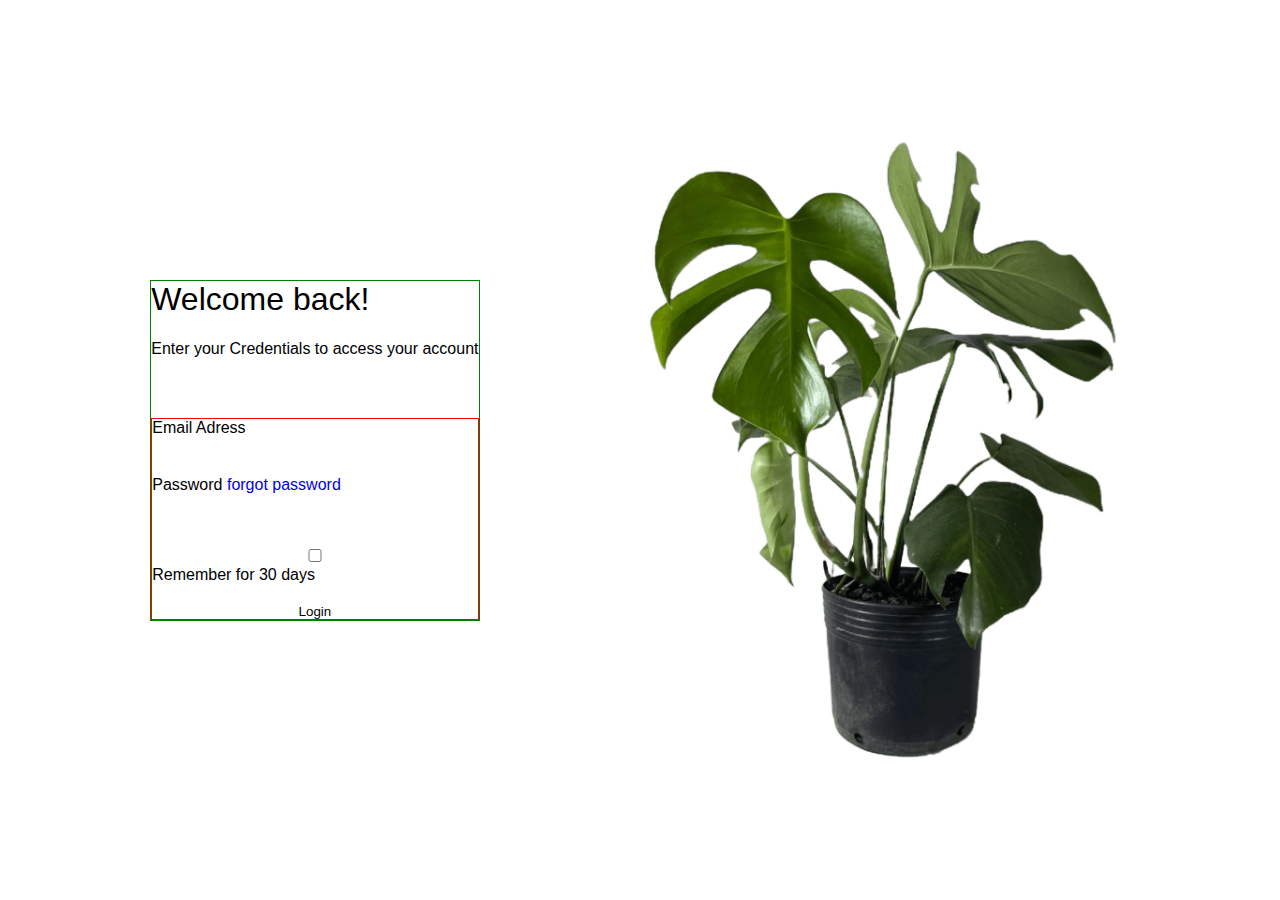
<file: signin/index.html>
<!DOCTYPE html>
<html lang="en">
<head>
    <meta charset="UTF-8">
    <meta name="viewport" content="width=device-width, initial-scale=1.0">
    <title>Sing In</title>
    <link rel="stylesheet" href="style.css">
</head>
<body>
    <main>
     
        <section>
            <div class="form-container">

                <h1>Welcome back!</h1>
                <p>Enter your Credentials to access
                     your account</p>
               <form action="" method="post">
               <fieldset>
                <label for="email">Email Adress</label>
                <input type="email" name="email" id="email">
               </fieldset>
               
               <div class="title-wrapper">
                   <label for="password">Password</label>
                <a href="forgot password">forgot password</a>
               </div>
               <fieldset>
                <input type="password" name="password" 
                id="password">
                </fieldset>
              
                <fieldset>
                <input type="checkbox" name="remember" 
                id="remember">
                <label for="remember">Remember for 30 days 
                </label>
               </fieldset>
              <button type="submit">Login</button>
            </form>
          
        </div>
        </section>
        <img src="../assets/images/costela_de_adao_.png" alt="foto
         de uma planta costela de adão">
    </main>
</body>
</html>
</file>
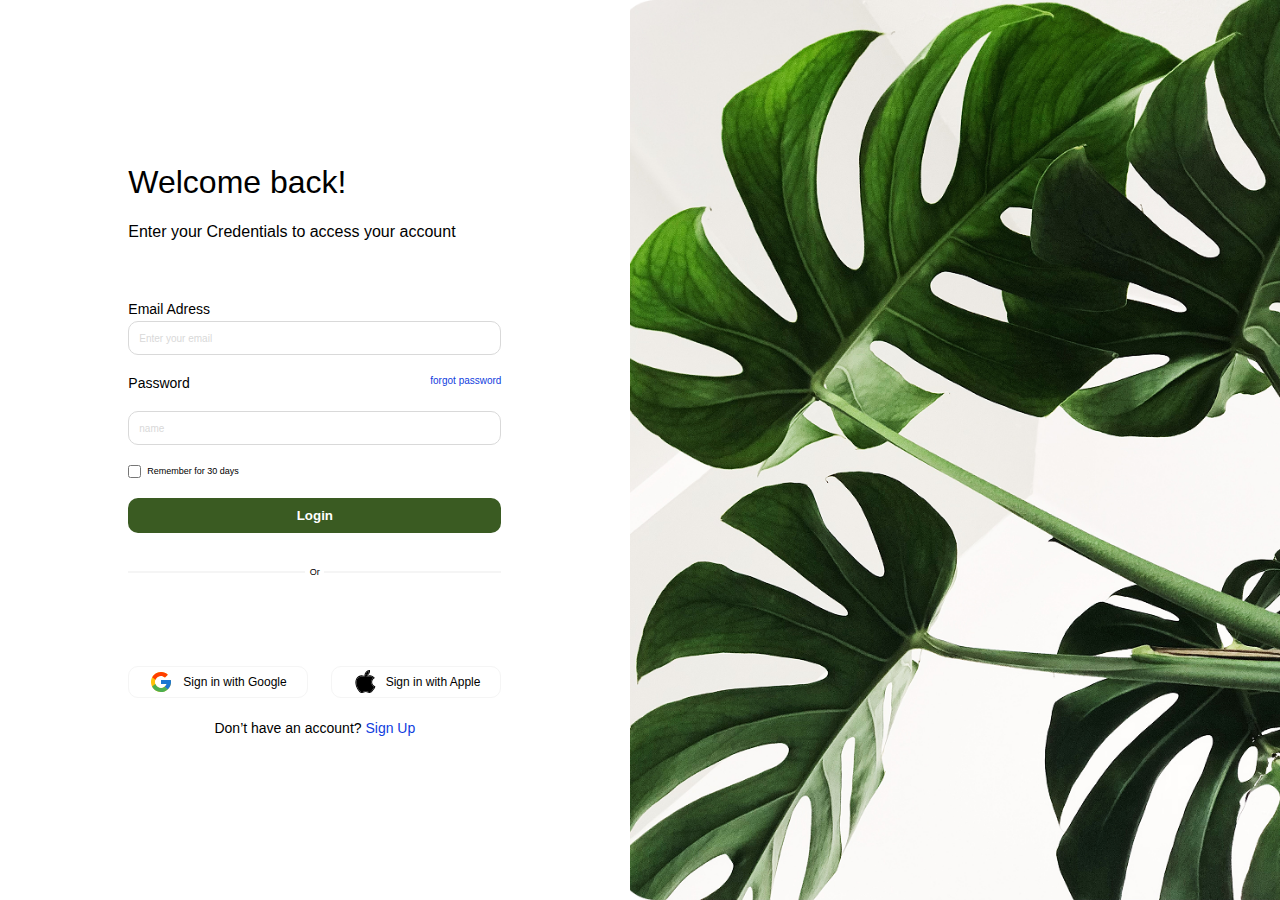
<file: pages/signin/index.html>
<!DOCTYPE html>
<html lang="en">
<head>
    <meta charset="UTF-8">
    <meta name="viewport" content="width=device-width, initial-scale=1.0">
    <title>Sing In</title>
    <link rel="stylesheet" href="style.css">
</head>
<body>
    <main>
        <section>
            <div class="form-container">
                <h1>Welcome back!</h1>
                <p>Enter your Credentials to access your account</p>
                <form action="" method="post">

                    
                    <fieldset>
                        <label for="email">Email Adress</label>
                        <input placeholder="Enter your email" type="email" name="email" id="email">
                    </fieldset>

                    <div class="title-wrapper">
                        <label for="password">Password</label>
                        <a href="forgot password">forgot password</a>
                    </div>
                    <fieldset>
                        <input placeholder="name" type="password" name="password" id="password">
                    </fieldset>

                    <fieldset class="checkbox">
                        <input type="checkbox" name="remember" id="remember">
                        <label for="remember">Remember for 30 days
                        </label>
                    </fieldset>
                    <button type="submit">Login</button>
                </form>
                <div class="divider">
                    <div class="line"></div>
                        <p>Or</p> 
                    <div class="line"> </div>
                </div>
                <div class="sso-container">
                    <button>
                        <img src="../assets/icons/google-logo.svg" alt="logo google">
                        <p>Sign in with Google </p>
                    </button>
                    <button>
                        <img src="../assets/icons/apple-logo.svg" alt="logo apple">
                        <p>Sign in with Apple </p>
                    </button>
                </div>
                <p class="redirect-sign-up"> Don’t have an account?  <a>Sign
                Up</a></p>
            </div>
        </section>
        <img src="../assets/images/costela_de_adao_.png" alt="foto
      de uma planta costela de adão">
    </main>
</body>

</html>
</file>
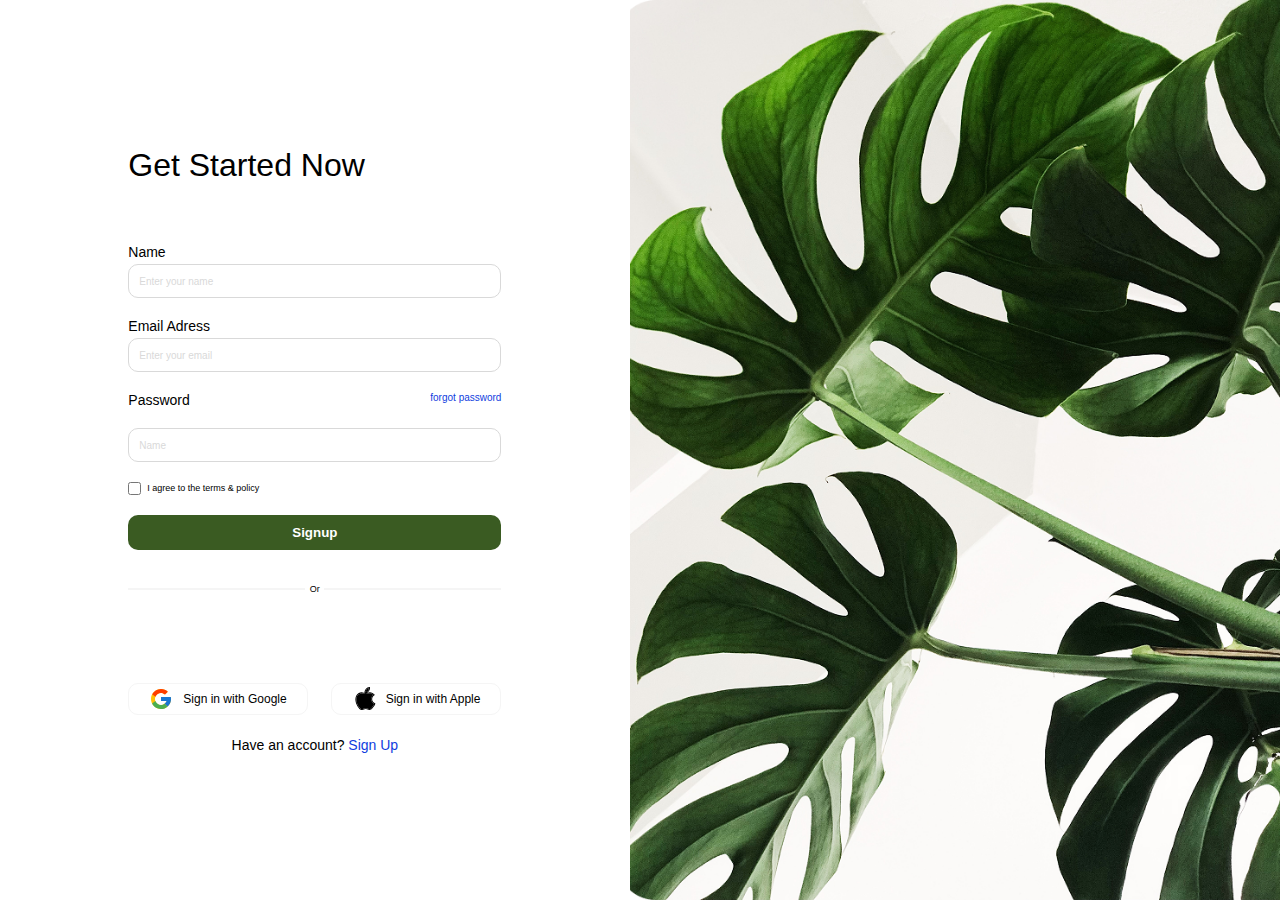
<file: pages02/pages/signin/index.html>
<!DOCTYPE html>
<html lang="en">
<head>
    <meta charset="UTF-8">
    <meta name="viewport" content="width=device-width, initial-scale=1.0">
    <title>Sing In</title>
    <link rel="stylesheet" href="style.css">
</head>
<body>
    <main>
        <section>
            <div class="form-container">
                <h1>Get Started Now</h1>
                <form action="" method="post">
                    <fieldset>
                        <label for="name">Name</label>
                        <input placeholder="Enter your name" type="name" name="name" id="name">
                    </fieldset>
                  
                    <fieldset>
                        <label for="email">Email Adress</label>
                        <input placeholder="Enter your email" type="email" name="email" id="email">
                    </fieldset>

                    <div class="title-wrapper">
                        <label for="password">Password</label>
                        <a href="forgot password">forgot password</a>
                    </div>
                    <fieldset>
                        <input placeholder="Name" type="password" name="password" id="password">
                    </fieldset>

                    <fieldset class="checkbox">
                        <input type="checkbox" name="remember" id="remember">
                        <label for="remember">I agree to the terms & policy
                        </label>
                    </fieldset>
                    <button type="submit">Signup</button>
                </form>
                <div class="divider">
                    <div class="line"></div>
                        <p>Or</p> 
                    <div class="line"> </div>
                </div>
                <div class="sso-container">
                    <button>
                        <img src="../assets/icons/google-logo.svg" alt="logo google">
                        <p>Sign in with Google </p>
                    </button>
                    <button>
                        <img src="../assets/icons/apple-logo.svg" alt="logo apple">
                        <p>Sign in with Apple </p>
                    </button>
                </div>
                <p class="redirect-sign-up"> Have an account?  <a>Sign
                Up</a></p>
            </div>
        </section>
        <img src="../assets/images/costela_de_adao_.png" alt="foto
      de uma planta costela de adão">
    </main>
</body>

</html>
</file>
<file: signin/style.css>
@import url("../styles/global.css");

main {
    width: 100vw;
    height: 100vh;

    display: flex;

}

section {
    width: 49.2%;

    display: flex;
    flex-direction: column;
    align-items: center;
    justify-content: center;


}

.form-container {
    border: 1px solid green
}

h1 {
    font-size: 32px;
    font-weight: 500;
    font-style: normal;
}

.form-container>p {
    font-size: 16px;
    margin-top: 22px;
}

form {

    display: flex;
    flex-direction: column;
    gap: 20px;
    margin-top: 60px;
    border: 1px solid red;

}

fieldset {
    display: flex;
    flex-direction: column;
    gap: 4px;
    
}
image {
    width: 50.8%;
}
</file>
<file: pages/signin/style.css>
@import url("../styles/global.css");

main {
    width: 100vw;
    height: 100vh;

    display: flex;

}

section {
    width: 49.2%;

    display: flex;
    flex-direction: column;
    align-items: center;
    justify-content: center;


}




h1 {
    font-size: 32px;
    font-weight: 500;
    font-style: normal;
}
.form-container>p {
    font-size: 16px;
    font-weight: 500;
    color: var(--black);
    margin-top: 22px;
}
form {

    display: flex;
    flex-direction: column;
    gap: 20px;
    margin-top: 60px;
}
fieldset {
    display: flex;
    flex-direction: column;
    gap: 4px;
}
.checkbox {
    flex-direction: row;
    gap: 6px;
    justify-content: flex-start;
    align-items: center;
}
.checkbox>label {
    font-size: 9px;
}
form button {
    height: 35.4px;
    background-color: var(--green);
    color: var(--white);
    border-radius: 10px;
    font-weight: 700;
    font-style: normal;
}
.title-wrapper {

    display: flex;
    justify-content: space-between;
}
img {
    object-fit: cover;
    width: 50.8%;
}

label {
    font-size: 14px;
    font-weight: 500;
    color: var(--black);
}

input[type="password"],
input[type="email"] {
    border: 1px solid var(--gray);
    border-radius: 10px;
    padding: 8.5px 10px;
}

input::placeholder {
    font-size: 10px;
    font-weight: 500;
    color: var(--gray);

}

a {
    font-size: 10px;
    font-weight: 500;
    color: var(--blue);
}

.divider {
    width: 100%;
    display: flex;
    justify-content: center;
    align-items: center;
 
    gap: 4.5px;
    margin-top: 34px;
}
.line {
    width: 100%;
    height: 2px;
    background-color: var(--border-gray);
}
.divider>p {
    font-size: 9px;
    color: var(--black);
    font-weight: 500;
}

/*botao apple*/
.sso-container {

    display: flex;
    justify-content: center;
    align-items:center;
    gap: 23px;
    margin-top: 89px;
}

.sso-container img {
    width: 24px;
    height: 24px;
}

.sso-container button {
    height: 32px;
    gap: 10px;
    padding: 4px 20px;
    border: 1px solid var(--border-gray);
    border-radius: 10px;

    display: flex;
    justify-content: center;
    align-items: center;
    font-size: 12px;
}

.redirect-sign-up {
    font-size: 14px !important;
    color: var(--black);
    justify-self: center;
    margin-top: 22px;
}
.redirect-sign-up a {
    font-size: 14px;
    color: var(--blue);
}
</file>
<file: pages02/pages/signin/style.css>
@import url("../styles/global.css");

main {
    width: 100vw;
    height: 100vh;

    display: flex;
}
section {
    width: 49.2%;

    display: flex;
    flex-direction: column;
    align-items: center;
    justify-content: center;
}
h1 {
    font-size: 32px;
    font-weight: 500;
    font-style: normal;
}
.form-container>p {
    font-size: 16px;
    font-weight: 500;
    color: var(--black);
    margin-top: 22px;
}
form {

    display: flex;
    flex-direction: column;
    gap: 20px;
    margin-top: 60px;
}
fieldset {
    display: flex;
    flex-direction: column;
    gap: 4px;
}
.checkbox {
    flex-direction: row;
    gap: 6px;
    justify-content: flex-start;
    align-items: center;
}
.checkbox>label {
    font-size: 9px;
}
form button {
    height: 35.4px;
    background-color: var(--green);
    color: var(--white);
    border-radius: 10px;
    font-weight: 700;
    font-style: normal;
}
.title-wrapper {

    display: flex;
    justify-content: space-between;
}
img {
    object-fit: cover;
    width: 50.8%;
}

label {
    font-size: 14px;
    font-weight: 500;
    color: var(--black);
}

input[type="password"],
input[type="name"],
input[type="email"] {
    border: 1px solid var(--gray);
    border-radius: 10px;
    padding: 8.5px 10px;
}

input::placeholder {
    font-size: 10px;
    font-weight: 500;
    color: var(--gray);

}

a {
    font-size: 10px;
    font-weight: 500;
    color: var(--blue);
}

.divider {
    width: 100%;
    display: flex;
    justify-content: center;
    align-items: center;
 
    gap: 4.5px;
    margin-top: 34px;
}
.line {
    width: 100%;
    height: 2px;
    background-color: var(--border-gray);
}
.divider>p {
    font-size: 9px;
    color: var(--black);
    font-weight: 500;
}

/*botao apple*/
.sso-container {

    display: flex;
    justify-content: center;
    align-items:center;
    gap: 23px;
    margin-top: 89px;
}

.sso-container img {
    width: 24px;
    height: 24px;
}

.sso-container button {
    height: 32px;
    gap: 10px;
    padding: 4px 20px;
    border: 1px solid var(--border-gray);
    border-radius: 10px;

    display: flex;
    justify-content: center;
    align-items: center;
    font-size: 12px;
}

.redirect-sign-up {
    font-size: 14px !important;
    color: var(--black);
    justify-self: center;
    margin-top: 22px;
}
.redirect-sign-up a {
    font-size: 14px;
    color: var(--blue);
}
</file>
